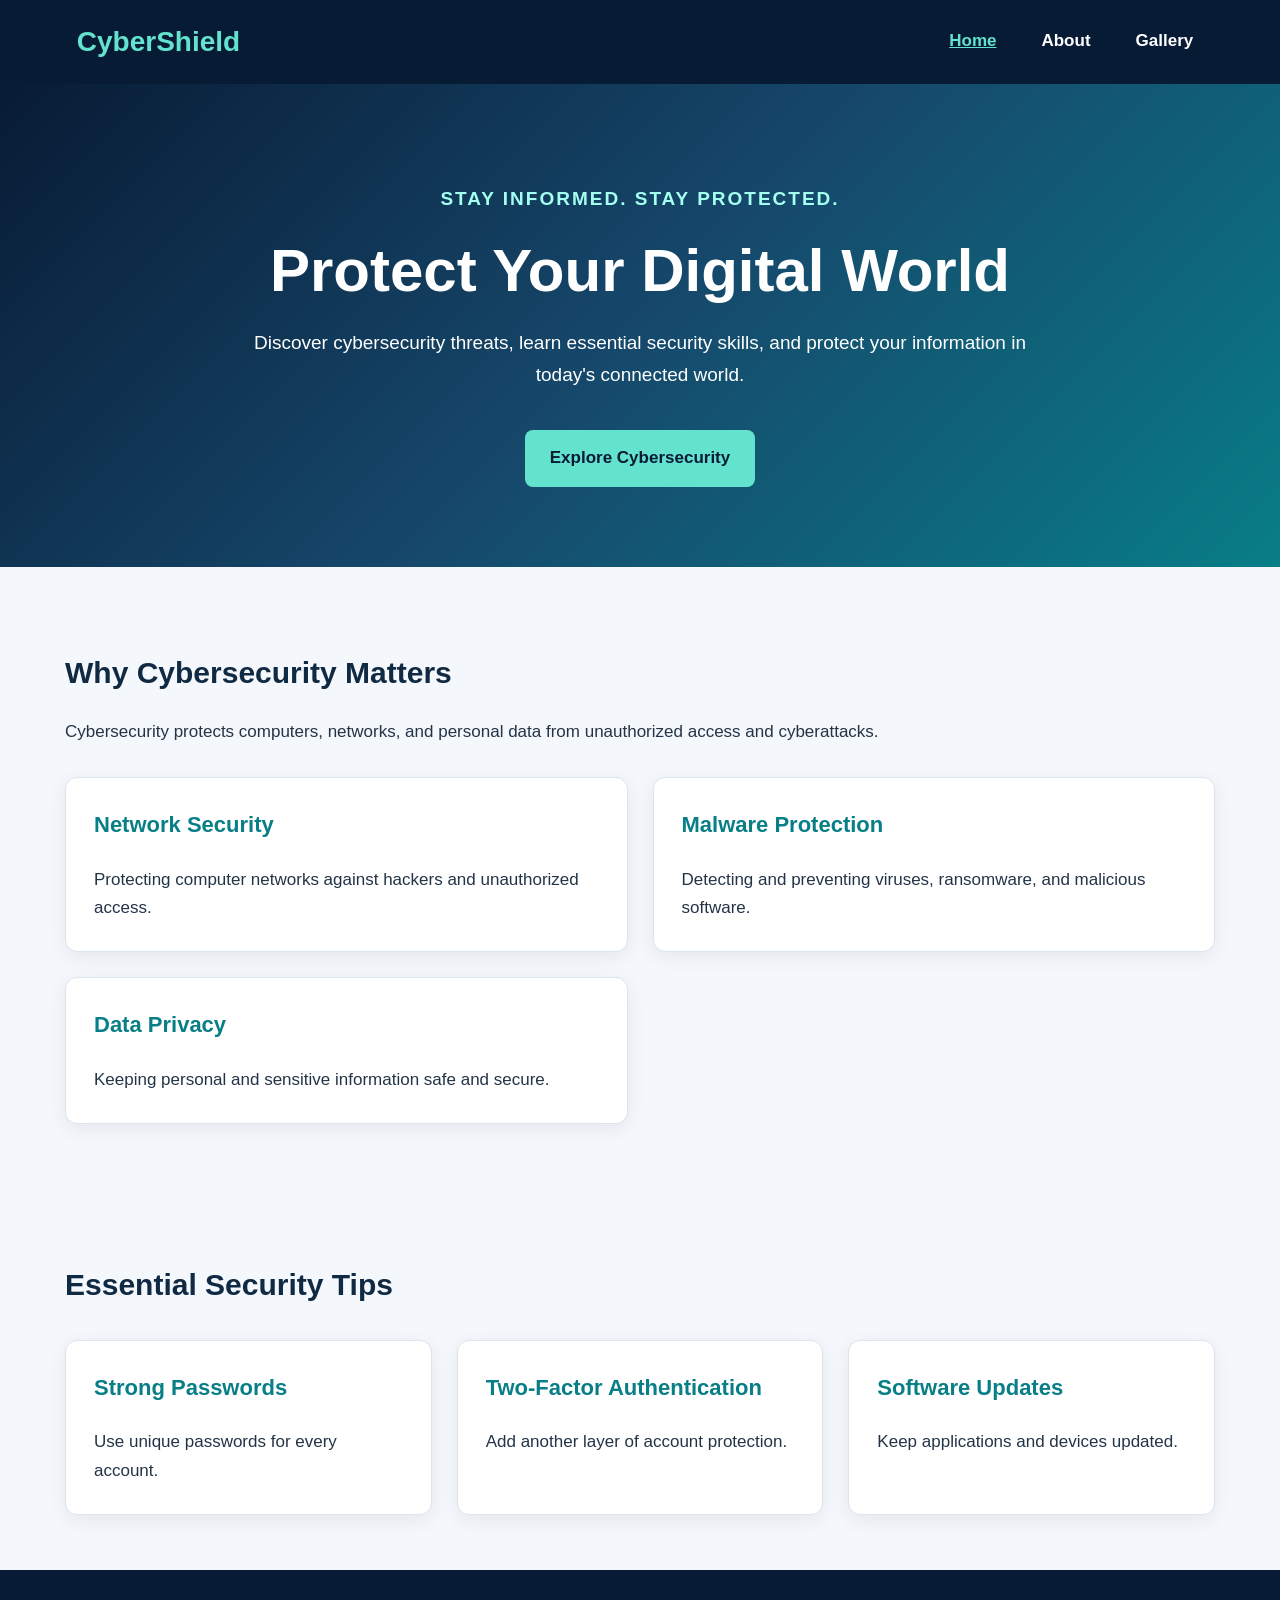
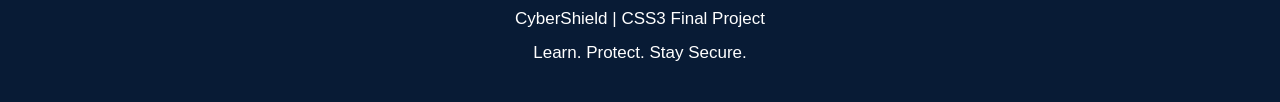
<file: index.html>
<!DOCTYPE html>
<html lang="en">
<head>
  <meta charset="UTF-8">
  <meta name="viewport" content="width=device-width, initial-scale=1.0">
  <meta name="description" content="Learn cybersecurity and stay safe online.">
  <title>CyberShield | Home</title>
  <link rel="stylesheet" href="style.css">
</head>

<body>
  <a class="skip-link" href="#main">Skip to Main Content</a>

  <header>
    <nav class="navbar" aria-label="Main navigation">
      <a href="index.html" class="logo">CyberShield</a>

      <ul class="nav-links">
        <li><a href="index.html" aria-current="page">Home</a></li>
        <li><a href="about.html">About</a></li>
        <li><a href="gallery.html">Gallery</a></li>
      </ul>
    </nav>
  </header>

  <main id="main">
    <section class="hero">
      <div class="hero-content">
        <p class="eyebrow">STAY INFORMED. STAY PROTECTED.</p>
        <h1>Protect Your Digital World</h1>
        <p>
          Discover cybersecurity threats, learn essential
          security skills, and protect your information
          in today's connected world.
        </p>
        <a class="button" href="about.html">
          Explore Cybersecurity
        </a>
      </div>
    </section>

    <section class="container">
      <h2>Why Cybersecurity Matters</h2>
      <p>
        Cybersecurity protects computers, networks,
        and personal data from unauthorized access
        and cyberattacks.
      </p>

      <div class="grid">
        <article class="card">
          <h3>Network Security</h3>
          <p>
            Protecting computer networks against
            hackers and unauthorized access.
          </p>
        </article>

        <article class="card">
          <h3>Malware Protection</h3>
          <p>
            Detecting and preventing viruses,
            ransomware, and malicious software.
          </p>
        </article>

        <article class="card">
          <h3>Data Privacy</h3>
          <p>
            Keeping personal and sensitive
            information safe and secure.
          </p>
        </article>
      </div>
    </section>

    <section class="container">
      <h2>Essential Security Tips</h2>

      <div class="flex">
        <div class="card">
          <h3>Strong Passwords</h3>
          <p>Use unique passwords for every account.</p>
        </div>

        <div class="card">
          <h3>Two-Factor Authentication</h3>
          <p>Add another layer of account protection.</p>
        </div>

        <div class="card">
          <h3>Software Updates</h3>
          <p>Keep applications and devices updated.</p>
        </div>
      </div>
    </section>
  </main>

  <footer>
    <p>CyberShield | CSS3 Final Project</p>
    <p>Learn. Protect. Stay Secure.</p>
  </footer>
</body>
</html>
</file>
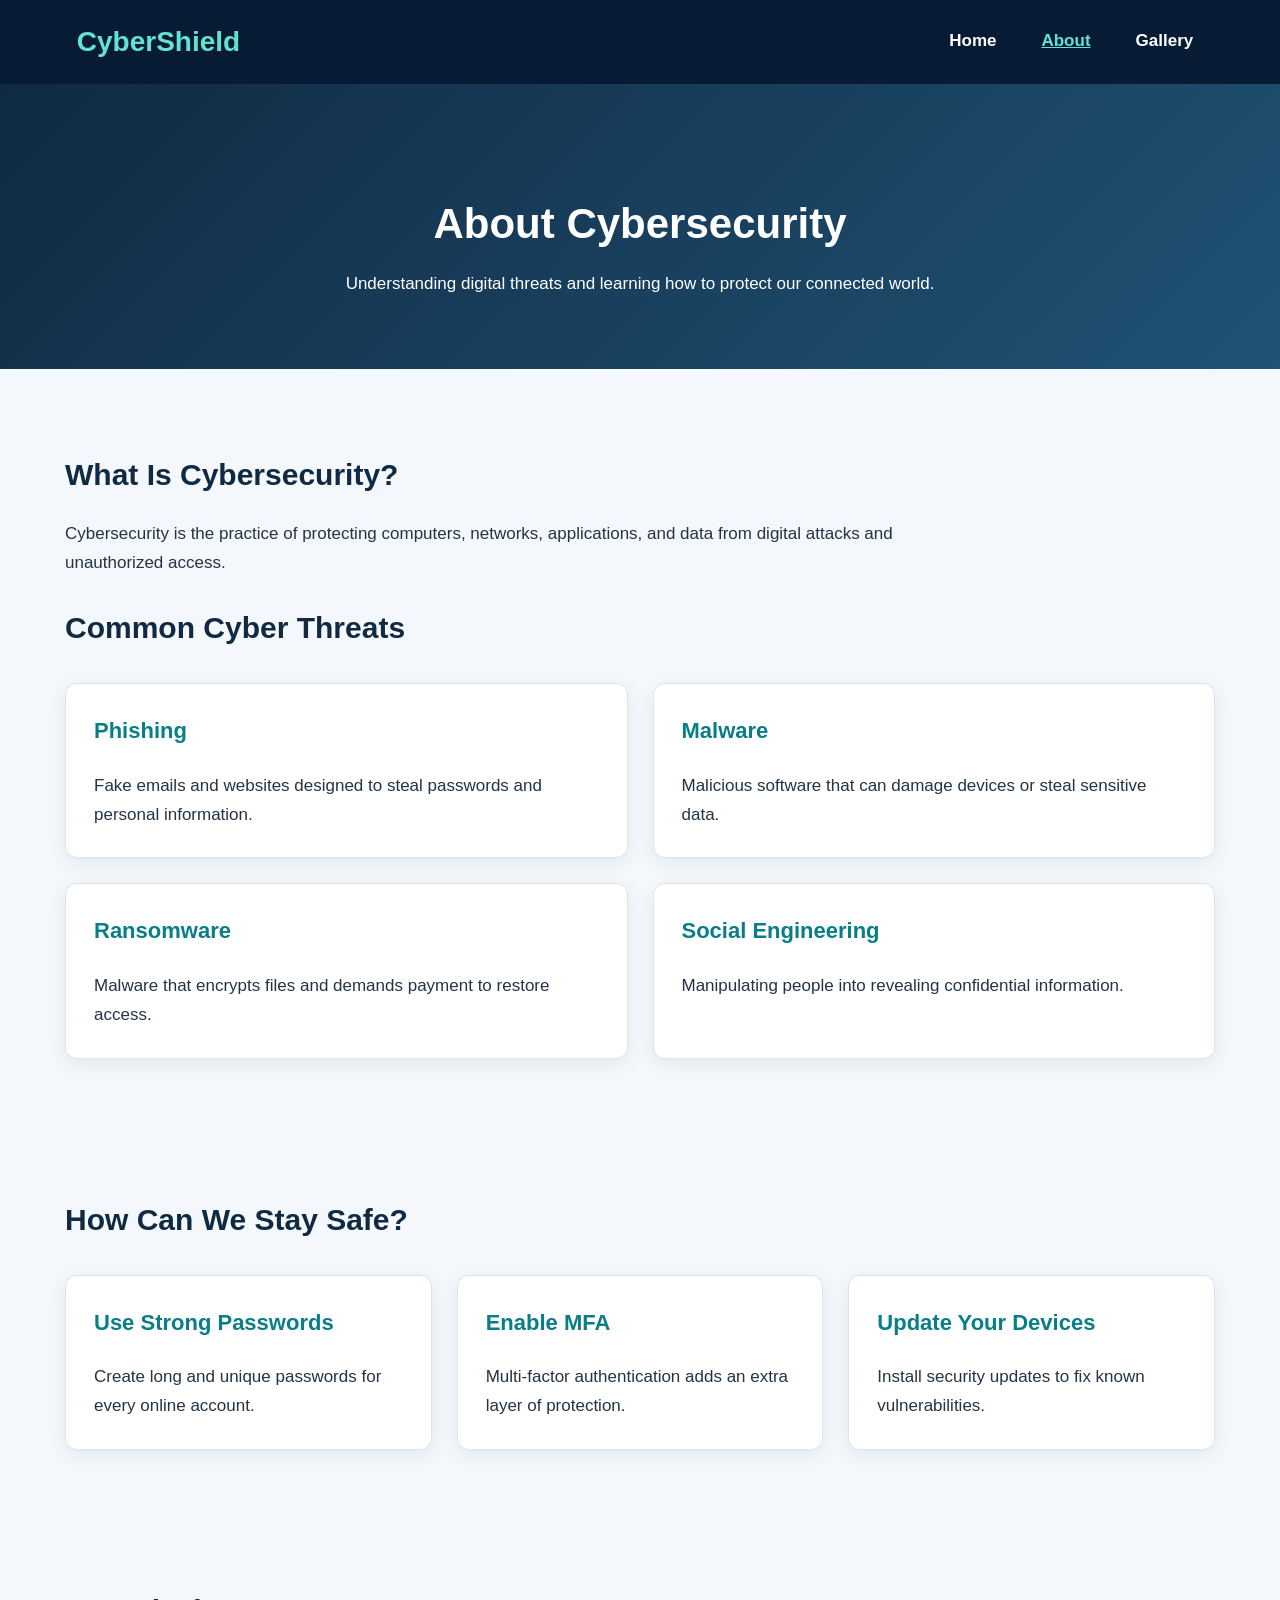
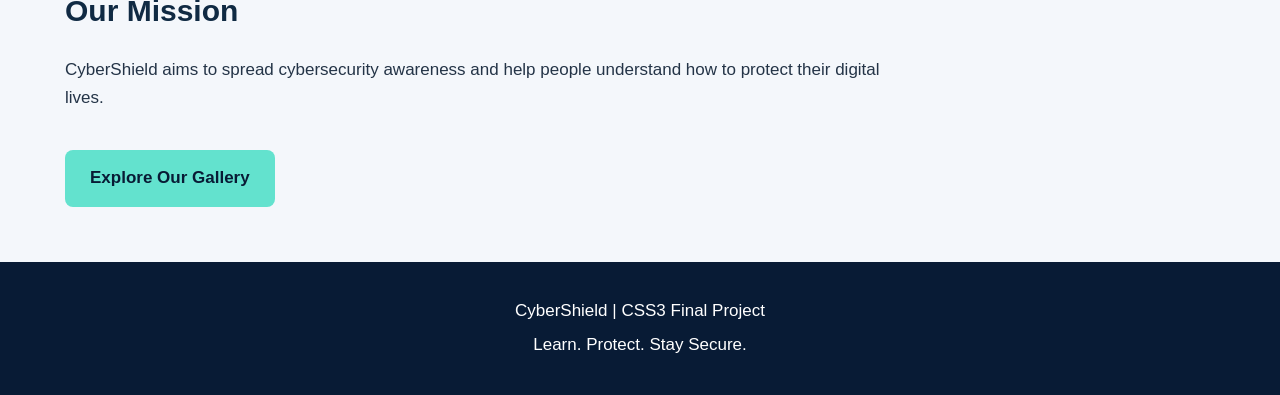
<file: about.html>
<!DOCTYPE html>
<html lang="en">
<head>
  <meta charset="UTF-8">
  <meta name="viewport" content="width=device-width, initial-scale=1.0">
  <meta name="description" content="Learn about cybersecurity threats and protection.">
  <title>CyberShield | About</title>
  <link rel="stylesheet" href="style.css">
</head>

<body>
  <a class="skip-link" href="#main">Skip to Main Content</a>

  <header>
    <nav class="navbar" aria-label="Main navigation">
      <a href="index.html" class="logo">CyberShield</a>

      <ul class="nav-links">
        <li><a href="index.html">Home</a></li>
        <li><a href="about.html" aria-current="page">About</a></li>
        <li><a href="gallery.html">Gallery</a></li>
      </ul>
    </nav>
  </header>

  <main id="main">
    <section class="page-hero">
      <h1>About Cybersecurity</h1>
      <p>
        Understanding digital threats and learning
        how to protect our connected world.
      </p>
    </section>

    <section class="container">
      <h2>What Is Cybersecurity?</h2>
      <p>
        Cybersecurity is the practice of protecting
        computers, networks, applications, and data
        from digital attacks and unauthorized access.
      </p>

      <h2>Common Cyber Threats</h2>

      <div class="grid">
        <article class="card">
          <h3>Phishing</h3>
          <p>
            Fake emails and websites designed to
            steal passwords and personal information.
          </p>
        </article>

        <article class="card">
          <h3>Malware</h3>
          <p>
            Malicious software that can damage
            devices or steal sensitive data.
          </p>
        </article>

        <article class="card">
          <h3>Ransomware</h3>
          <p>
            Malware that encrypts files and demands
            payment to restore access.
          </p>
        </article>

        <article class="card">
          <h3>Social Engineering</h3>
          <p>
            Manipulating people into revealing
            confidential information.
          </p>
        </article>
      </div>
    </section>

    <section class="container">
      <h2>How Can We Stay Safe?</h2>

      <div class="flex">
        <article class="card">
          <h3>Use Strong Passwords</h3>
          <p>
            Create long and unique passwords
            for every online account.
          </p>
        </article>

        <article class="card">
          <h3>Enable MFA</h3>
          <p>
            Multi-factor authentication adds
            an extra layer of protection.
          </p>
        </article>

        <article class="card">
          <h3>Update Your Devices</h3>
          <p>
            Install security updates to fix
            known vulnerabilities.
          </p>
        </article>
      </div>
    </section>

    <section class="container">
      <h2>Our Mission</h2>
      <p>
        CyberShield aims to spread cybersecurity
        awareness and help people understand
        how to protect their digital lives.
      </p>
      <a class="button" href="gallery.html">
        Explore Our Gallery
      </a>
    </section>
  </main>

  <footer>
    <p>CyberShield | CSS3 Final Project</p>
    <p>Learn. Protect. Stay Secure.</p>
  </footer>
</body>
</html>
</file>
<file: style.css>
/* CyberShield - CSS3 Final Project */

/* General Settings */
* {
  box-sizing: border-box;
}

html {
  scroll-behavior: smooth;
}

body {
  margin: 0;
  font-family: Arial, Helvetica, sans-serif;
  background-color: #f4f7fb;
  color: #243447;
  font-size: 17px;
  line-height: 1.7;
}

a {
  color: #087e87;
}

a:focus-visible {
  outline: 3px solid #ffbf47;
  outline-offset: 4px;
}

/* Skip to Main Content */
.skip-link {
  position: absolute;
  top: -100px;
  left: 10px;
  background: #ffffff;
  color: #102a43;
  padding: 12px 18px;
  z-index: 1000;
  border-radius: 6px;
}

.skip-link:focus {
  top: 10px;
}

/* Header and Navigation */
header {
  background: #081b35;
  padding: 18px 6%;
}

.navbar {
  display: flex;
  justify-content: space-between;
  align-items: center;
  flex-wrap: wrap;
  gap: 20px;
  max-width: 1200px;
  margin: auto;
}

.logo {
  color: #63e2ce;
  font-size: 28px;
  font-weight: bold;
  text-decoration: none;
}

.nav-links {
  display: flex;
  list-style: none;
  gap: 25px;
  margin: 0;
  padding: 0;
}

.nav-links li {
  display: inline-block;
}

.nav-links a {
  color: white;
  font-weight: bold;
  text-decoration: none;
  padding: 10px;
  border-radius: 5px;
}

.nav-links a:hover,
.nav-links a:focus,
.nav-links a[aria-current="page"] {
  color: #63e2ce;
  text-decoration: underline;
}

/* Home Hero */
.hero {
  display: flex;
  justify-content: center;
  align-items: center;
  min-height: 480px;
  padding: 80px 8%;
  background: linear-gradient(
    135deg,
    #081b35,
    #16486b,
    #087e87
  );
  color: white;
  text-align: center;
}

.hero-content {
  max-width: 800px;
}

.eyebrow {
  color: #a5fff0;
  font-size: 15px;
  font-weight: bold;
  letter-spacing: 2px;
}

.hero h1 {
  font-size: clamp(36px, 5vw, 60px);
  line-height: 1.2;
  margin: 20px 0;
}

.hero p {
  font-size: 19px;
}

/* About and Gallery Hero */
.page-hero {
  background: linear-gradient(
    135deg,
    #102a43,
    #205375
  );
  color: white;
  padding: 70px 20px;
  text-align: center;
}

.page-hero h1 {
  font-size: 42px;
  margin-bottom: 10px;
}

.page-hero p {
  max-width: 700px;
  margin: auto;
}

/* Main Containers */
.container {
  max-width: 1200px;
  margin: 0 auto;
  padding: 55px 25px;
}

.container h2 {
  color: #102a43;
  font-size: 30px;
  margin-bottom: 20px;
}

.container > p {
  max-width: 850px;
}

/* Grid Layout */
.grid {
  display: grid;
  grid-template-columns: repeat(2, 1fr);
  gap: 25px;
  margin-top: 30px;
}

/* Flexbox Layout */
.flex {
  display: flex;
  flex-wrap: wrap;
  justify-content: space-between;
  align-items: stretch;
  gap: 25px;
  margin-top: 30px;
}

.flex .card {
  flex: 1 1 250px;
}

/* Cards */
.card {
  background: white;
  padding: 28px;
  border-radius: 12px;
  border: 1px solid #dbe5ed;
  box-shadow: 0 5px 20px rgba(0, 0, 0, 0.07);
  transition: transform 0.3s ease,
              box-shadow 0.3s ease;
}

.card:hover {
  transform: translateY(-6px);
  box-shadow: 0 12px 25px rgba(0, 0, 0, 0.12);
}

.card h3 {
  color: #087e87;
  font-size: 22px;
  margin-top: 0;
}

.card p {
  margin-bottom: 0;
}

/* Buttons */
.button {
  display: inline-block;
  background: #63e2ce;
  color: #081b35;
  padding: 14px 25px;
  border-radius: 8px;
  font-weight: bold;
  text-decoration: none;
  margin-top: 20px;
  transition: background 0.3s ease;
}

.button:hover {
  background: #a5fff0;
}

/* Image Gallery */
.gallery-grid {
  display: grid;
  grid-template-columns: repeat(2, 1fr);
  gap: 25px;
  margin-top: 30px;
}

.gallery-card {
  margin: 0;
  background: white;
  overflow: hidden;
  border-radius: 12px;
  border: 1px solid #dbe5ed;
  box-shadow: 0 5px 20px rgba(0, 0, 0, 0.07);
}

.gallery-card img {
  display: block;
  width: 100%;
  height: auto;
  aspect-ratio: 3 / 2;
  object-fit: cover;
  transition: transform 0.3s ease;
}

.gallery-card:hover img {
  transform: scale(1.03);
}

.gallery-card figcaption {
  padding: 18px;
  font-weight: bold;
  text-align: center;
  color: #102a43;
}

/* Footer */
footer {
  background: #081b35;
  color: white;
  text-align: center;
  padding: 30px 20px;
}

footer p {
  margin: 5px 0;
}

/* Responsive Tablet */
@media (max-width: 768px) {
  .navbar {
    flex-direction: column;
    text-align: center;
  }

  .nav-links {
    justify-content: center;
    flex-wrap: wrap;
    gap: 10px;
  }

  .hero {
    min-height: 380px;
    padding: 60px 20px;
  }

  .grid,
  .gallery-grid {
    grid-template-columns: 1fr;
  }

  .container {
    padding: 35px 20px;
  }

  .page-hero h1 {
    font-size: 32px;
  }
}

/* Responsive Mobile */
@media (max-width: 480px) {
  .logo {
    font-size: 24px;
  }

  .nav-links a {
    padding: 6px;
    font-size: 15px;
  }

  .hero h1 {
    font-size: 34px;
  }

  .hero p {
    font-size: 16px;
  }

  .card {
    padding: 20px;
  }

  .container h2 {
    font-size: 25px;
  }
}

/* Accessibility: Reduced Motion */
@media (prefers-reduced-motion: reduce) {
  html {
    scroll-behavior: auto;
  }

  .card,
  .gallery-card img,
  .button {
    transition: none;
  }
}
</file>
